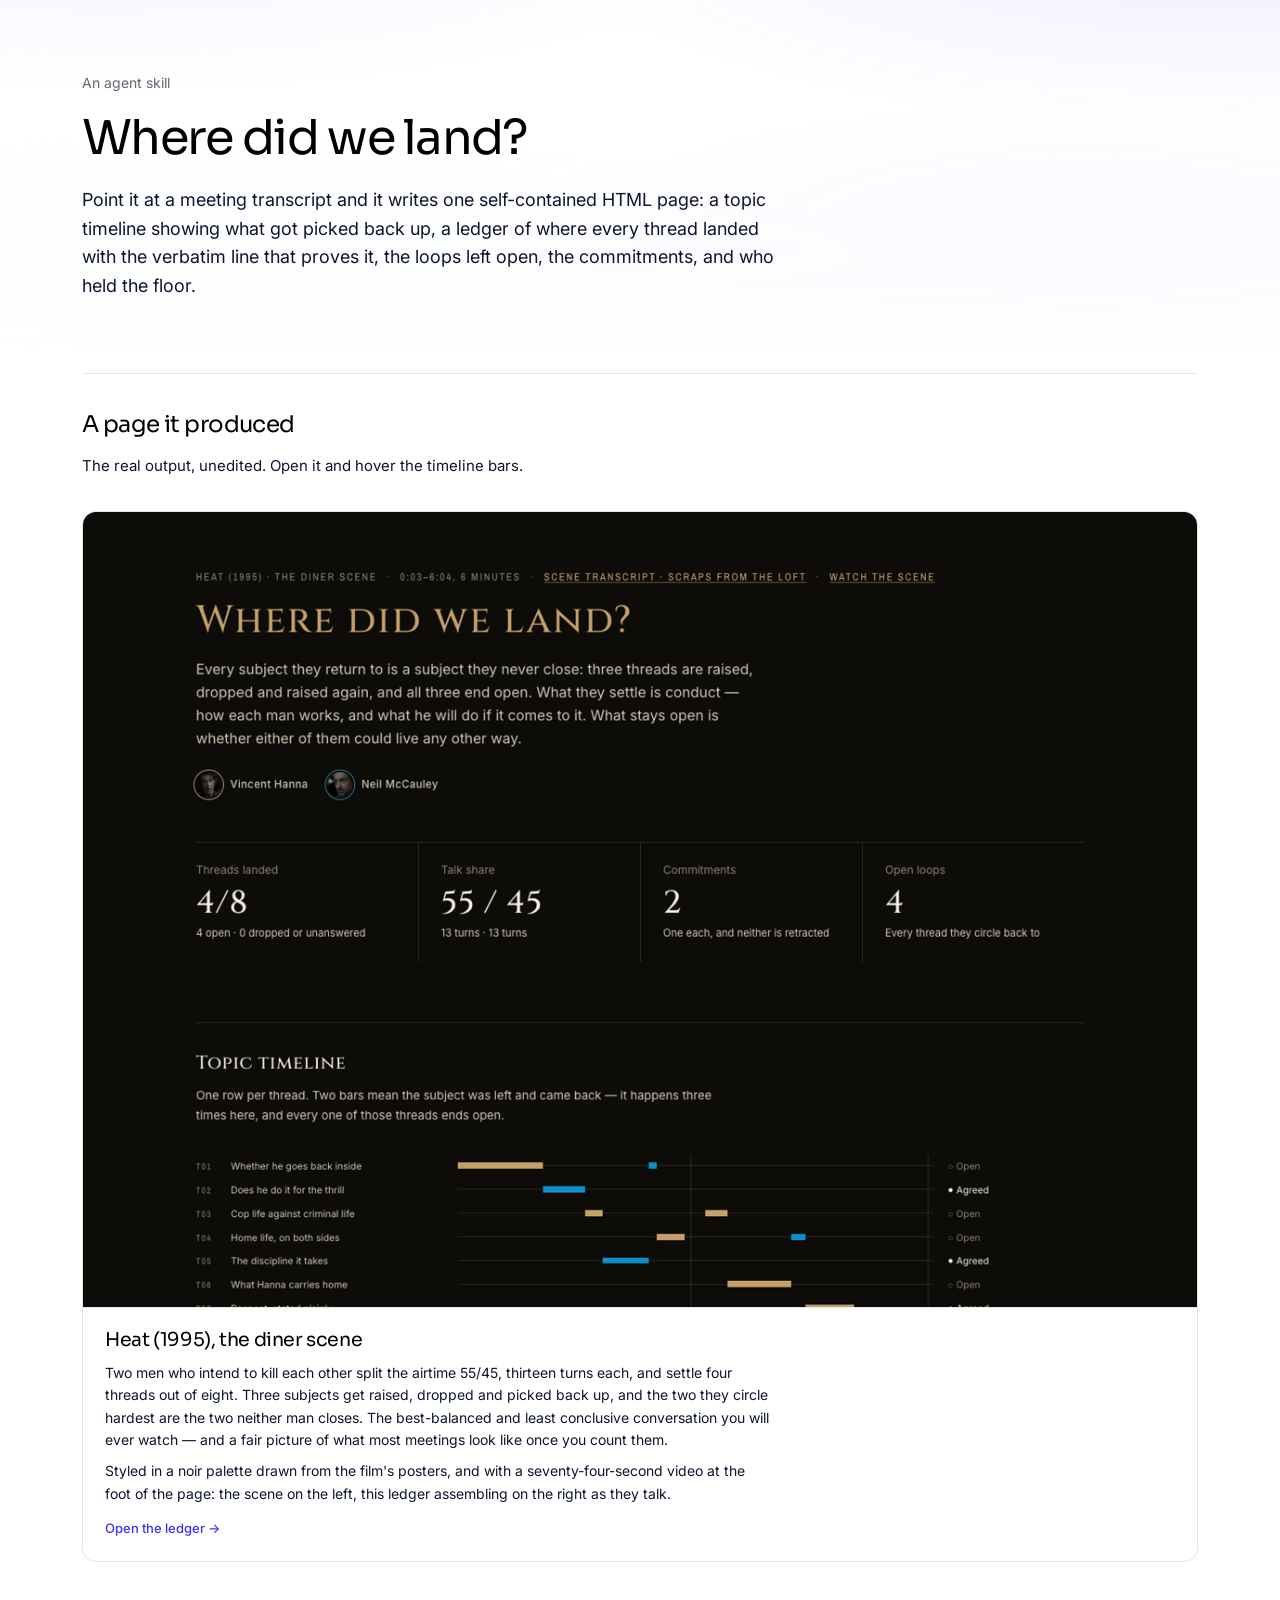
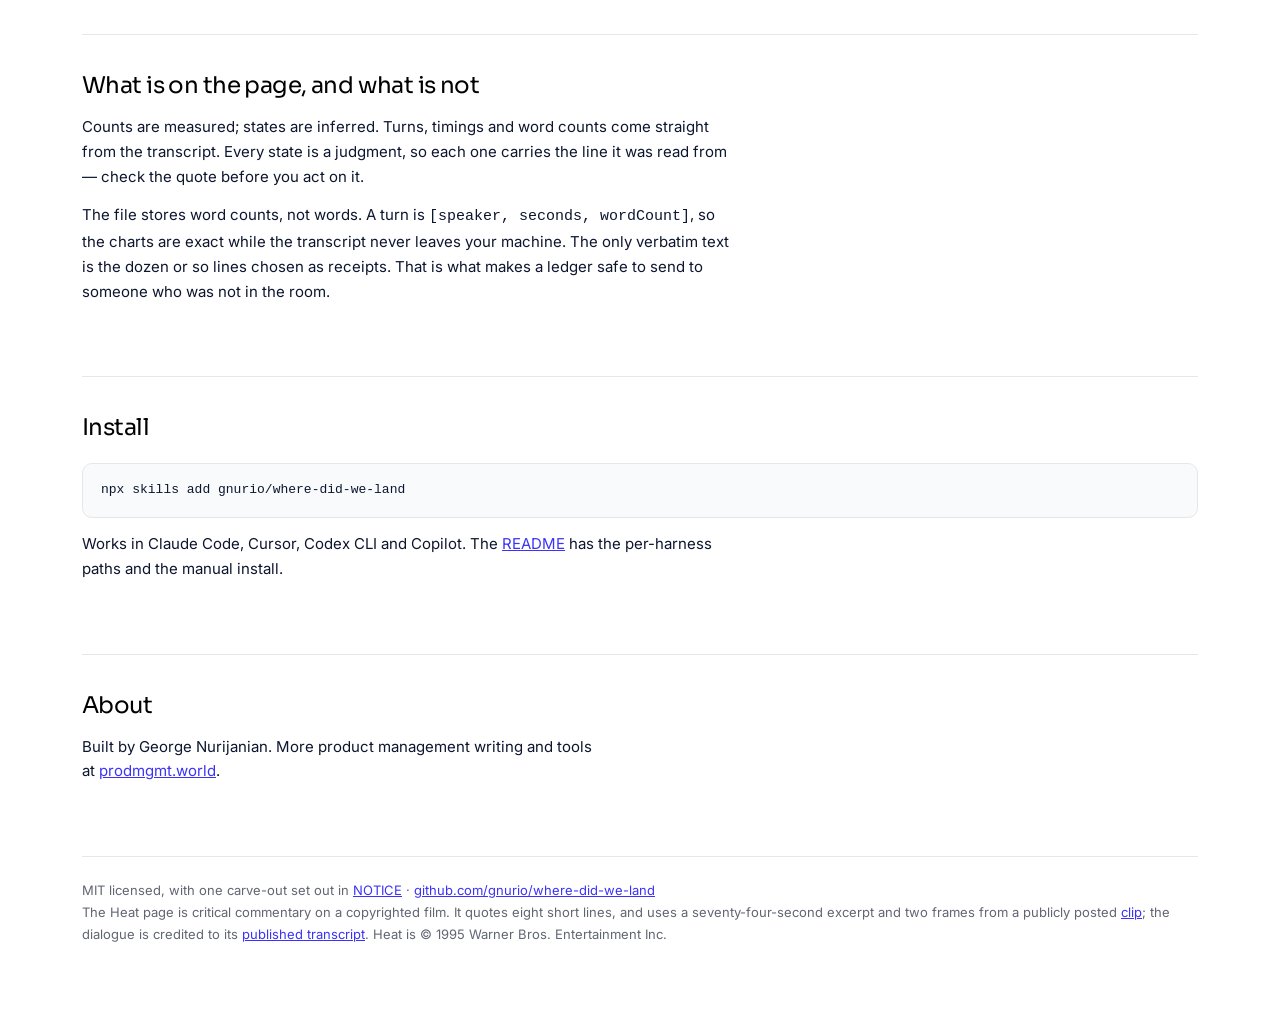
<file: docs/index.html>
<!doctype html>
<html lang="en">
<meta charset="utf-8">
<meta name="viewport" content="width=device-width,initial-scale=1">
<title>Where did we land? — examples</title>
<meta name="description" content="Two example pages generated by the where-did-we-land agent skill,
which turns a meeting transcript into a single self-contained HTML ledger.">

<style>
@import url('https://fonts.googleapis.com/css2?family=Sora:wght@300;400;500&family=Inter:wght@400;500;600&display=swap');

:root{
  --bg:#FFFFFF; --tint:#F8FAFC; --ink:#000000; --ink2:#0D162F;
  --muted:#626673; --muted-mark:#868A97; --line:#E6E7EA;
  --indigo:#6056FF; --indigo-deep:#3B32F9; --teal-text:#0B7A6E;
  --ease:cubic-bezier(.22,1,.36,1);
  --display: Sora,-apple-system,"Helvetica Neue",Arial,sans-serif;
  --text: Inter,-apple-system,"Helvetica Neue",Arial,sans-serif;
}
*{box-sizing:border-box}
html{-webkit-text-size-adjust:100%}
html,body{overflow-x:clip}
body{margin:0;background:var(--bg);color:var(--ink);font:400 16px/1.6 var(--text);
  -webkit-font-smoothing:antialiased;text-rendering:optimizeLegibility}
.wrap{max-width:1180px;margin:0 auto;padding:0 32px}
a{color:var(--indigo-deep)}

.hero{position:relative;padding:72px 0 0}
.hero::before{
  content:"";position:absolute;left:-140px;right:-140px;top:-160px;height:520px;
  pointer-events:none;opacity:.22;z-index:-1;
  -webkit-mask-image:linear-gradient(#000 55%,transparent 100%);
          mask-image:linear-gradient(#000 55%,transparent 100%);
  background:
    radial-gradient(90% 80% at 12% 0%,   rgba(138,105,255,.55) 0%, rgba(138,105,255,0) 62%),
    radial-gradient(85% 75% at 92% 10%,  rgba(109,74,255,.55) 0%,  rgba(109,74,255,0) 62%),
    radial-gradient(85% 85% at 82% 100%, rgba(138,105,255,.5) 0%,  rgba(138,105,255,0) 60%),
    radial-gradient(80% 70% at 22% 100%, rgba(199,207,255,.6) 0%,  rgba(199,207,255,0) 65%);
}
.hero > *{position:relative}
.eyebrow{font:400 14px/1.5 var(--text);color:var(--muted)}
h1{font:400 clamp(34px,5vw,48px)/1.14 var(--display);letter-spacing:-.035em;
  margin:18px 0 0;max-width:16ch;text-wrap:balance}
.lede{font:400 18px/1.6 var(--text);color:var(--ink2);max-width:64ch;margin:20px 0 0;
  text-wrap:pretty}

section{margin-top:72px;padding-top:36px;border-top:1px solid var(--line)}
h2{margin:0;font:400 23px/1.3 var(--display);letter-spacing:-.025em;text-wrap:balance}
.note{font:400 15px/1.65 var(--text);color:var(--ink2);max-width:72ch;margin:14px 0 0;
  text-wrap:pretty}

.cards{display:grid;grid-template-columns:repeat(auto-fit,minmax(min(100%,320px),1fr));
  gap:28px;margin-top:32px}
.card{display:block;min-width:0;text-decoration:none;color:inherit;
  border:1px solid var(--line);border-radius:14px;overflow:hidden;background:var(--bg);
  transition:border-color .18s var(--ease),transform .18s var(--ease)}
.card:hover{border-color:var(--indigo);transform:translateY(-2px)}
.card img{display:block;width:100%;height:auto;border-bottom:1px solid var(--line);
  background:var(--tint)}
.card .body{padding:20px 22px 24px}
.card h3{margin:0;font:400 19px/1.3 var(--display);letter-spacing:-.02em;color:var(--ink)}
.card p{margin:9px 0 0;max-width:74ch;font:400 14px/1.6 var(--text);color:var(--ink2);
  text-wrap:pretty}
.card .go{display:block;margin-top:14px;font:500 13px/1.4 var(--text);color:var(--indigo-deep)}

pre{margin:20px 0 0;padding:16px 18px;background:var(--tint);border:1px solid var(--line);
  border-radius:10px;overflow-x:auto;font:400 13px/1.6 ui-monospace,SFMono-Regular,Menlo,monospace;
  color:var(--ink2)}

footer{margin-top:72px;padding:22px 0 72px;border-top:1px solid var(--line);
  font:400 13px/1.7 var(--text);color:var(--muted)}
</style>

<div class="wrap">
  <div class="hero">
    <div class="eyebrow">An agent skill</div>
    <h1>Where did we land?</h1>
    <p class="lede">Point it at a meeting transcript and it writes one self-contained HTML page:
    a topic timeline showing what got picked back up, a ledger of where every thread landed with
    the verbatim line that proves it, the loops left open, the commitments, and who held the floor.</p>
  </div>

  <section>
    <h2>A page it produced</h2>
    <p class="note">The real output, unedited. Open it and hover the timeline bars.</p>
    <div class="cards">
      <a class="card" href="./heat.html">
        <img src="./assets/heat.png" alt="The Heat ledger: topic timeline and thread table" loading="lazy">
        <div class="body">
          <h3>Heat (1995), the diner scene</h3>
          <p>Two men who intend to kill each other split the airtime 55/45, thirteen turns each,
          and settle four threads out of eight. Three subjects get raised, dropped and picked back
          up, and the two they circle hardest are the two neither man closes. The best-balanced and
          least conclusive conversation you will ever watch — and a fair picture of what most
          meetings look like once you count them.</p>
          <p>Styled in a noir palette drawn from the film's posters, and with a
          seventy-four-second video at the foot of the page: the scene on the left, this ledger
          assembling on the right as they talk.</p>
          <span class="go">Open the ledger →</span>
        </div>
      </a>
    </div>
  </section>

  <section>
    <h2>What is on the page, and what is not</h2>
    <p class="note">Counts are measured; states are inferred. Turns, timings and word counts come
    straight from the transcript. Every state is a judgment, so each one carries the line it was
    read from — check the quote before you act on it.</p>
    <p class="note">The file stores word counts, not words. A turn is
    <code>[speaker, seconds, wordCount]</code>, so the charts are exact while the transcript never
    leaves your machine. The only verbatim text is the dozen or so lines chosen as receipts. That is
    what makes a ledger safe to send to someone who was not in the room.</p>
  </section>

  <section>
    <h2>Install</h2>
    <pre>npx skills add gnurio/where-did-we-land</pre>
    <p class="note">Works in Claude Code, Cursor, Codex CLI and Copilot. The
    <a href="https://github.com/gnurio/where-did-we-land">README</a> has the per-harness paths and
    the manual install.</p>
  </section>

  <section>
    <h2>About</h2>
    <p class="note">Built by George Nurijanian. More product management writing and tools at
    <a href="https://prodmgmt.world">prodmgmt.world</a>.</p>
  </section>

  <footer>
    MIT licensed, with one carve-out set out in
    <a href="https://github.com/gnurio/where-did-we-land/blob/main/NOTICE">NOTICE</a> ·
    <a href="https://github.com/gnurio/where-did-we-land">github.com/gnurio/where-did-we-land</a><br>
    The Heat page is critical commentary on a copyrighted film. It quotes eight short lines, and uses
    a seventy-four-second excerpt and two frames from a publicly posted
    <a href="https://www.youtube.com/watch?v=LUy2Wx_r0_w">clip</a>; the dialogue is credited to its
    <a href="https://scrapsfromtheloft.com/movies/heat-restaurant-scene-de-niro-al-pacino-transcript/">published
    transcript</a>. Heat is © 1995 Warner Bros. Entertainment Inc.
  </footer>
</div>
</html>
</file>
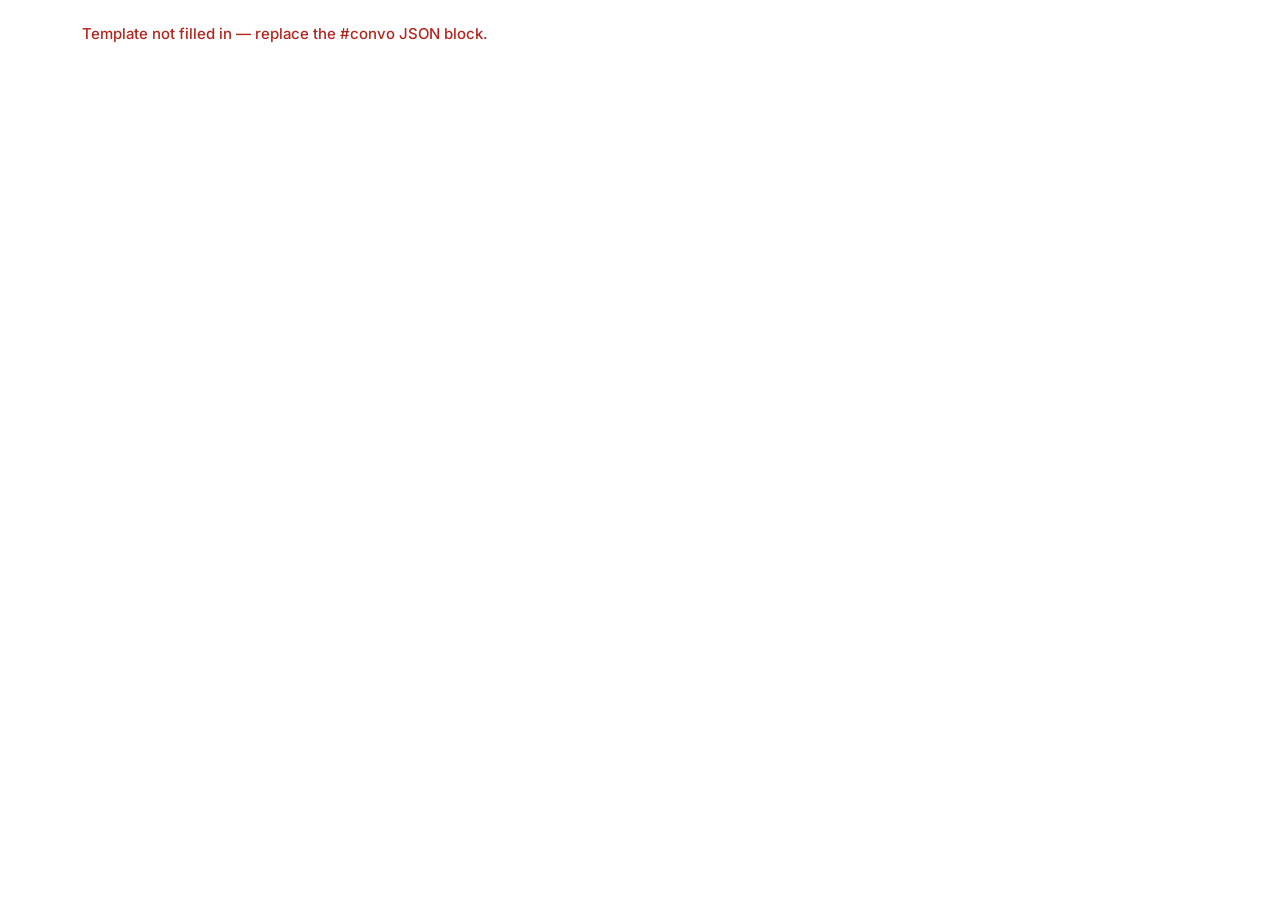
<file: skills/where-did-we-land/template.html>
<!doctype html>
<meta charset="utf-8">
<meta name="viewport" content="width=device-width,initial-scale=1">
<title>Where did we land?</title>

<script type="application/json" id="convo">
{ "REPLACE_THIS": "Paste the extracted conversation JSON here. Schema: SKILL.md step 6 of the where-did-we-land skill." }
</script>

<style>
@import url('https://fonts.googleapis.com/css2?family=Sora:wght@300;400;500&family=Inter:wght@400;500;600&display=swap');

:root{
  --bg:#FFFFFF;
  --tint:#F8FAFC;
  --panel:#F3F3F4;
  --ink:#000000;
  --ink2:#0D162F;
  /* #868A97 from the design file measures 3.44:1 on white — below the 4.5:1 body floor.
     Text uses the darker step; the original stays for non-text marks. */
  --muted:#626673;
  --muted-mark:#868A97;
  --line:#E6E7EA;
  --indigo:#6056FF;
  --indigo-deep:#3B32F9;
  --teal:#0E9384;        /* fills */
  --teal-text:#0B7A6E;   /* 5.22:1 on white */
  --ink-dark:#1A192B;
  --ease:cubic-bezier(.22,1,.36,1);

  --display: Sora, "Sora", -apple-system, "Helvetica Neue", Arial, sans-serif;
  --text: Inter, "Inter", -apple-system, "Helvetica Neue", Arial, sans-serif;
}

*{box-sizing:border-box}
html{-webkit-text-size-adjust:100%}
/* the hero wash bleeds past the viewport by design; clip it rather than scroll */
html,body{overflow-x:clip}
body{
  margin:0; background:var(--bg); color:var(--ink);
  font:400 16px/1.6 var(--text);
  -webkit-font-smoothing:antialiased; text-rendering:optimizeLegibility;
}
.wrap{max-width:1180px;margin:0 auto;padding:0 32px}

/* ── hero ───────────────────────────────────────────── */
.hero{position:relative;padding:72px 0 0}
.hero::before{
  content:"";position:absolute;left:-140px;right:-140px;top:-160px;height:520px;
  pointer-events:none;opacity:.22;z-index:-1;
  -webkit-mask-image:linear-gradient(#000 55%,transparent 100%);
          mask-image:linear-gradient(#000 55%,transparent 100%);
  background:
    radial-gradient(90% 80% at 12% 0%,   rgba(138,105,255,.55) 0%, rgba(138,105,255,0) 62%),
    radial-gradient(85% 75% at 92% 10%,  rgba(109,74,255,.55) 0%,  rgba(109,74,255,0) 62%),
    radial-gradient(85% 85% at 82% 100%, rgba(138,105,255,.5) 0%,  rgba(138,105,255,0) 60%),
    radial-gradient(80% 70% at 22% 100%, rgba(199,207,255,.6) 0%,  rgba(199,207,255,0) 65%);
}
.hero > *{position:relative}
.eyebrow{
  font:400 14px/1.5 var(--text);color:var(--muted);
  display:flex;gap:12px;flex-wrap:wrap;align-items:baseline
}
.eyebrow span::after{content:"·";margin-left:12px;color:var(--muted-mark)}
.eyebrow a{color:var(--muted);text-decoration:underline;text-underline-offset:2px;
  text-decoration-color:var(--line)}
.eyebrow a:hover{color:var(--ink2);text-decoration-color:currentColor}
.eyebrow span:last-child::after{content:""}
h1{
  font:400 clamp(34px,5vw,48px)/1.14 var(--display);
  letter-spacing:-.035em;color:var(--ink);margin:18px 0 0;max-width:16ch;text-wrap:balance
}
.lede-hero{font:400 18px/1.6 var(--text);color:var(--ink2);max-width:62ch;margin:20px 0 0;
  text-wrap:pretty}
.key{display:flex;gap:24px;flex-wrap:wrap;margin:28px 0 0;
  font:500 13px/1.4 var(--text);letter-spacing:.04em;color:var(--ink2)}
.key i{display:inline-block;width:22px;height:6px;border-radius:9999px;margin-right:9px;vertical-align:1px}
/* optional participant avatar; the ring carries the speaker colour the bar would have */
.av{width:32px;height:32px;border-radius:50%;object-fit:cover;margin-right:11px;
  vertical-align:middle;background:var(--panel)}

/* ── stat band (rules, not cards) ───────────────────── */
.stats{display:grid;grid-template-columns:repeat(auto-fit,minmax(200px,1fr));
  margin:56px 0 0;border-top:1px solid var(--line);background:var(--bg)}
.stat{padding:24px 28px 26px;border-left:1px solid var(--line);min-width:0}
.stat:first-child{border-left:none;padding-left:0}
.stat .k{font:400 14px/1.4 var(--text);color:var(--muted)}
.stat .v{font:400 40px/1.1 var(--display);letter-spacing:-.035em;color:var(--ink);
  margin:10px 0 6px;font-variant-numeric:tabular-nums}
.stat .n{font:400 13px/1.5 var(--text);color:var(--ink2);text-wrap:pretty}

/* ── sections ───────────────────────────────────────── */
section{margin-top:76px;padding-top:36px;border-top:1px solid var(--line)}
h2{margin:0;font:400 23px/1.3 var(--display);letter-spacing:-.025em;color:var(--ink);
  text-wrap:balance;max-width:34ch}
.lede{font:400 15px/1.65 var(--text);color:var(--ink2);max-width:72ch;margin:14px 0 0;
  text-wrap:pretty}

.plot{margin-top:28px;overflow-x:auto}
svg{display:block;width:100%;height:auto;min-width:820px}
.rowlab{font:400 12px var(--text);fill:var(--ink2)}
.rowid{font:400 11px var(--text);fill:var(--muted);letter-spacing:.06em}
.tick{font:400 11px var(--text);fill:var(--muted)}
.grid{stroke:var(--line);stroke-width:1}
.rule{stroke:var(--line);stroke-width:1}
.axis{stroke:var(--line);stroke-width:1}
.seg{shape-rendering:crispEdges;transition:opacity .15s var(--ease)}
svg:hover .seg{opacity:.45}
svg .seg:hover{opacity:1}
.tag{font:400 12px var(--text)}
.f-ok{fill:var(--teal-text)} .f-warn{fill:var(--muted)} .f-bad{fill:var(--ink)}

/* ── tables (hairlines only) ────────────────────────── */
.tbl{margin-top:24px;overflow-x:auto}
table{width:100%;border-collapse:collapse;min-width:720px}
th{
  text-align:left;font:500 11px/1.4 var(--text);letter-spacing:.16em;text-transform:uppercase;
  color:var(--muted);padding:0 24px 12px 0;border-bottom:1px solid var(--line);white-space:nowrap
}
th:last-child{padding-right:0}
td{padding:18px 24px 18px 0;border-bottom:1px solid var(--line);vertical-align:top;
  font:400 14px/1.55 var(--text);color:var(--ink2);text-wrap:pretty}
td:last-child{padding-right:0}
tr:last-child td{border-bottom:none}
tbody tr{transition:background-color .15s var(--ease)}
tbody tr:hover{background:var(--tint)}
.tnum{font-variant-numeric:tabular-nums;color:var(--muted);white-space:nowrap;font-size:13px}
.rid{color:var(--muted);white-space:nowrap;font-size:12px}
.hd{color:var(--ink);font-weight:500}
q{quotes:'“' '”';display:block;color:var(--ink2)}
.attr{display:block;margin-top:6px;font:400 13px/1.4 var(--text);color:var(--muted)}
.tg{white-space:nowrap;font:400 13px/1.4 var(--text)}
.tg .dot{margin-right:8px}
.tg.ok{color:var(--teal-text)} .tg.warn{color:var(--muted)} .tg.bad{color:var(--ink)}

/* ── airtime ────────────────────────────────────────── */
.share{display:flex;height:8px;border-radius:9999px;overflow:hidden;margin:14px 0 0;gap:2px}
.share div{height:100%}
.sharekey{display:flex;gap:32px;flex-wrap:wrap;
  font:400 13px/1.4 var(--text);color:var(--ink2);margin:32px 0 0}
.plotcap{font:400 12px/1.4 var(--text);color:var(--muted);margin:24px 0 0}
.nowrap{white-space:nowrap}
.sharekey b{font-weight:500;color:var(--ink)}
.sharekey .av{width:24px;height:24px;margin-right:9px}

/* ── trust ──────────────────────────────────────────── */
.trust{margin-top:22px;max-width:74ch}
.trust .hdl{font-weight:600;color:var(--ink)}
.trust p{margin:0;font:400 15px/1.65 var(--text);color:var(--ink2);text-wrap:pretty}
.trust ul{margin:22px 0 0;padding:0;list-style:none}
.trust li{padding:16px 0 16px 24px;border-top:1px solid var(--line);position:relative;
  font:400 14px/1.6 var(--text);color:var(--ink2);text-wrap:pretty}
.trust li::before{content:"";position:absolute;left:0;top:25px;width:11px;height:1px;
  background:var(--muted-mark)}
.trust li b{color:var(--ink);font-weight:500}

footer{margin-top:76px;padding:22px 0 64px;border-top:1px solid var(--line);
  display:flex;justify-content:space-between;gap:20px;flex-wrap:wrap;
  font:400 13px/1.4 var(--text);color:var(--muted)}
.err{color:#B3261E;padding:24px 0;font:500 15px var(--text)}

/* horizontally scrollable regions are keyboard-reachable */
.plot:focus-visible,.tbl:focus-visible{outline:2px solid var(--indigo);outline-offset:3px}

@media (prefers-reduced-motion: reduce){
  *,*::before,*::after{transition-duration:.01ms !important;animation-duration:.01ms !important}
  svg:hover .seg{opacity:1}
}
</style>

<div class="wrap" id="root"></div>

<script>
(function(){
  var root = document.getElementById('root');
  var SVGNS = 'http://www.w3.org/2000/svg';

  /* Every value from the JSON reaches the page as a text node or an attribute,
     never as parsed markup — a transcript cannot inject HTML. */
  function el(tag, cls, txt, parent){
    var e = document.createElement(tag);
    if (cls) e.className = cls;
    if (txt !== undefined && txt !== null) e.textContent = String(txt);
    if (parent) parent.appendChild(e);
    return e;
  }
  function sv(tag, attrs, parent){
    var e = document.createElementNS(SVGNS, tag);
    for (var k in attrs) e.setAttribute(k, attrs[k]);
    if (parent) parent.appendChild(e);
    return e;
  }
  function fail(msg){ el('div','err', msg, root); }

  var D;
  try { D = JSON.parse(document.getElementById('convo').textContent); }
  catch(e){ return fail('Bad JSON in the #convo block: ' + e.message); }
  if (!D || D.REPLACE_THIS) return fail('Template not filled in — replace the #convo JSON block.');

  /* state → [label, tone, glyph] */
  var STATE = {
    decided:['Decided','ok','●'], agreed:['Agreed','ok','●'],
    action:['Action owned','ok','●'], closed:['Closed','ok','●'],
    open:['Open','warn','○'], partial:['Half-decided','warn','◐'],
    ambiguous:['No explicit answer','warn','◐'],
    unanswered:['No reply','bad','✕'], dropped:['Dropped','bad','✕']
  };
  var st_of = function(k){ return STATE[k] || ['Unclassified','warn','○']; };
  var mmss = function(s){ return Math.floor(s/60) + ':' + String(s%60).padStart(2,'0'); };
  var pad2 = function(n){ return String(n).padStart(2,'0'); };
  // turn[2] is the spoken text (counted here) or a pre-counted number.
  var wc = function(v){
    return typeof v === 'number' ? v : String(v).trim().split(/\s+/).filter(Boolean).length;
  };
  // Speakers: indigo, then deep ink — the design system's flow-diagram treatment.
  var RAMP = ['var(--indigo)','var(--ink-dark)','var(--teal)','var(--muted)',
              'var(--indigo-deep)','#5B6170','#9C99B8','#C7CFFF'];
  var scol = function(i){ return RAMP[i % RAMP.length]; };
  /* Optional participants[].avatar. data:image or http(s) only, so the JSON block cannot
     point the browser at anything else. Omit it and the page renders exactly as before. */
  function avatar(p, parent){
    if (!p.avatar || !/^(data:image\/|https?:\/\/)/.test(p.avatar)) return null;
    var a = el('img','av', null, parent);
    a.src = p.avatar; a.alt = '';
    return a;
  }

  var P = D.participants, T0 = D.meta.start, T1 = D.meta.end, SPAN = T1 - T0;

  /* ---------- derived stats ---------- */
  var stat = P.map(function(p){ return {name:p.name, turns:0, words:0}; });
  D.turns.forEach(function(t){
    if (t[0] < 0 || t[0] >= P.length) return;
    stat[t[0]].turns += 1; stat[t[0]].words += wc(t[2]);
  });
  var totW = stat.reduce(function(a,s){ return a + s.words; }, 0) || 1;
  stat.forEach(function(s){ s.pct = Math.round(100*s.words/totW); });

  var subst = D.topics.filter(function(t){ return t.substantive; });
  var tone  = function(t){ return st_of(t.state)[1]; };
  var nOk   = subst.filter(function(t){ return tone(t)==='ok';   }).length;
  var nWarn = subst.filter(function(t){ return tone(t)==='warn'; }).length;
  var nBad  = subst.filter(function(t){ return tone(t)==='bad';  }).length;

  /* ---------- geometry ---------- */
  var W=1120, LBL=330, PADR=190, PLOT=W-LBL-PADR, ROW=30, BAR=8;
  var X = function(t){ return LBL + (t-T0)/SPAN*PLOT; };
  var STEP = SPAN > 2400 ? 300 : 180;
  var firstTick = Math.ceil(T0/STEP)*STEP;

  function section(title, lede){
    var s = el('section', null, null, root);
    el('h2', null, title, s);
    if (lede) el('p','lede', lede, s);
    return s;
  }
  function scroller(cls, parent, label){
    var d = el('div', cls, null, parent);
    d.tabIndex = 0; d.setAttribute('role','region'); d.setAttribute('aria-label', label);
    return d;
  }
  // cells: string | {cls,text} | {q,attr} | {tag:{label,tone,glyph,state}}
  function table(parent, label, cols, rows){
    var box = scroller('tbl', parent, label);
    var t = el('table', null, null, box);
    var hr = el('tr', null, null, el('thead', null, null, t));
    cols.forEach(function(c){ el('th', null, c, hr); });
    var tb = el('tbody', null, null, t);
    rows.forEach(function(cells){
      var tr = el('tr', null, null, tb);
      cells.forEach(function(c){
        if (c === null || typeof c !== 'object'){ el('td', null, c === null ? '' : c, tr); return; }
        var td = el('td', c.cls || null, null, tr);
        if (c.q !== undefined){
          el('q', null, c.q, td);
          if (c.attr) el('span','attr', c.attr, td);
        } else if (c.tag){
          /* tone drives the colour; the state name rides along so a skin can
             single out one state — a lone `decided` reads differently to three
             `agreed` — without the default page changing at all */
          var sp = el('span', 'tg ' + c.tag.tone + ' s-' + c.tag.state, null, td);
          el('span','dot', c.tag.glyph, sp);
          sp.appendChild(document.createTextNode(c.tag.label));
        } else {
          td.textContent = c.text === undefined ? '' : String(c.text);
        }
      });
    });
  }

  /* ---------- hero ---------- */
  var hero = el('div','hero', null, root);
  var eb = el('div','eyebrow', null, hero);
  var kind = D.meta.kind || 'Conversation record';
  el('span', null, kind, eb);
  el('span', null, mmss(T0) + '–' + mmss(T1) + ', ' + Math.round(SPAN/60) + ' minutes', eb);
  /* meta.sourceUrl / meta.clipUrl are optional: when the transcript or the
     recording came from a public page, cite it rather than describe it. */
  function cite(text, url){
    var sp = el('span', null, null, eb);
    if (url && /^https?:\/\//.test(url)){
      var a = el('a', null, text || url, sp);
      a.href = url; a.rel = 'noopener noreferrer'; a.target = '_blank';
    } else {
      sp.textContent = text || '';
    }
  }
  cite(D.meta.source, D.meta.sourceUrl);
  if (D.meta.clipUrl) cite(D.meta.clipLabel || 'Watch the clip', D.meta.clipUrl);

  /* Browser tab title: names | date | topic. Independent of the on-page heading
     below, which always reads meta.title/meta.headline unchanged. meta.date is
     a plain "YYYY-MM-DD" string parsed by splitting, never via `new Date(...)`
     — that path reads a date-only ISO string as UTC midnight and renders the
     previous day in any timezone behind UTC. */
  var MONTHS = ['Jan','Feb','Mar','Apr','May','Jun','Jul','Aug','Sep','Oct','Nov','Dec'];
  var firstNames = P.map(function(p){ return p.name.split(' ')[0]; });
  var titleParts = [];
  if (firstNames.length){
    titleParts.push(firstNames.length <= 3 ? firstNames.join(' & ')
      : firstNames[0] + ' + ' + (firstNames.length - 1) + ' others');
  }
  if (D.meta.date){
    var dp = D.meta.date.split('-');
    titleParts.push(MONTHS[parseInt(dp[1], 10) - 1] + ' ' + parseInt(dp[2], 10));
  }
  titleParts.push(kind);
  document.title = titleParts.join(' | ');

  el('h1', null, D.meta.title, hero);
  el('p','lede-hero', D.meta.headline, hero);
  var key = el('div','key', null, hero);
  P.forEach(function(p,i){
    var k = el('span', null, null, key);
    var av = avatar(p, k);
    if (av) av.style.boxShadow = '0 0 0 2px var(--bg), 0 0 0 3px ' + scol(i);
    else el('i', null, null, k).style.background = scol(i);
    k.appendChild(document.createTextNode(p.name));
  });

  var stats = el('div','stats', null, root);
  function stile(k, v, n){
    var d = el('div','stat', null, stats);
    el('div','k', k, d); el('div','v', v, d); el('div','n', n, d);
  }
  stile('Threads landed', nOk + '/' + subst.length,
        nWarn + ' open · ' + nBad + ' dropped or unanswered');
  stile('Talk share', stat.map(function(s){ return s.pct; }).join(' / '),
        stat.map(function(s){ return s.turns + ' turns'; }).join(' · '));
  stile('Commitments', String(D.commitments.length), D.commitmentsNote || '');
  stile('Open loops', String(D.openLoops.length), D.openLoopsNote || '');

  /* ---------- 01 timeline ---------- */
  var s1sec = section('Topic timeline', D.notes.timeline);
  var plot = scroller('plot', s1sec, 'Topic occupancy over time');
  var H = ROW*D.topics.length + 44;
  var s1 = sv('svg', {viewBox:'0 0 '+W+' '+H, role:'img',
                      'aria-label':'Topic occupancy over time'}, plot);
  for (var t = firstTick; t < T1; t += STEP){
    sv('line', {'class':'grid', x1:X(t).toFixed(1), x2:X(t).toFixed(1),
                y1:8, y2:18+ROW*D.topics.length}, s1);
    sv('text', {'class':'tick', x:X(t).toFixed(1), y:34+ROW*D.topics.length,
                'text-anchor':'middle'}, s1).textContent = mmss(t);
  }
  D.topics.forEach(function(tp, i){
    var y = 18 + i*ROW, cy = y + BAR/2;
    sv('text', {'class':'rowid', x:0, y:y+BAR+1}, s1).textContent = 'T'+pad2(i+1);
    sv('text', {'class':'rowlab', x:44, y:y+BAR+1}, s1).textContent =
      tp.label.length > 40 ? tp.label.slice(0,39) + '…' : tp.label;
    sv('line', {'class':'rule', x1:LBL, x2:LBL+PLOT, y1:cy, y2:cy}, s1);
    tp.segs.forEach(function(s){
      var w = Math.max(3, X(s[1]) - X(s[0]));
      var r = sv('rect', {'class':'seg', fill:scol(s[2]), x:X(s[0]).toFixed(1), y:y,
                          width:w.toFixed(1), height:BAR}, s1);
      sv('title', {}, r).textContent =
        tp.label + ' — ' + mmss(s[0]) + '–' + mmss(s[1]) + ', ' + P[s[2]].name;
    });
    var stt = st_of(tp.state);
    var g = sv('text', {'class':'tag f-'+stt[1]+' f-s-'+tp.state, x:LBL+PLOT+18, y:y+BAR+1}, s1);
    g.textContent = stt[2] + '  ' + stt[0];
  });
  sv('line', {'class':'axis', x1:LBL, x2:LBL+PLOT,
              y1:14+ROW*D.topics.length, y2:14+ROW*D.topics.length}, s1);

  /* ---------- 02 ledger ---------- */
  var s2 = section('Ledger — every thread, with its receipt', D.notes.ledger);
  table(s2, 'Thread ledger', ['','Raised','Thread','State','Evidence'], D.topics.map(function(tp,i){
    var stt = st_of(tp.state);
    return [
      {cls:'rid',  text:'T'+pad2(i+1)},
      {cls:'tnum', text:mmss(tp.segs[0][0])},
      {cls:'hd',   text:tp.label},
      {tag:{label:stt[0], tone:stt[1], glyph:stt[2], state:tp.state}},
      {q:tp.quote, attr:tp.who + ', ' + tp.ts}
    ];
  }));

  /* ---------- 03 open loops ---------- */
  var s3 = section('Open loops — raised, never closed', D.notes.openLoops);
  table(s3, 'Open loops', ['At','The question','What happened instead'], D.openLoops.map(function(o){
    return [{cls:'tnum', text:o.at}, {cls:'hd', text:o.question}, o.instead];
  }));

  /* ---------- 04 commitments ---------- */
  var s4 = section('Commitments', D.notes.commitments);
  table(s4, 'Commitments', ['Owner','Commitment','At','Firmness'], D.commitments.map(function(c){
    return [{cls:'hd', text:c.owner}, c.what, {cls:'tnum', text:c.at}, c.firmness];
  }));

  /* ---------- 05 stances ---------- */
  var s5 = section('Stances — who agreed with whom', D.notes.stances);
  table(s5, 'Stances', ['At','Direction','What','How it was taken'], D.stances.map(function(s){
    return [{cls:'tnum', text:s.at}, {cls:'hd nowrap', text:s.from + ' → ' + s.to}, s.what, s.note];
  }));

  /* ---------- 06 airtime ---------- */
  var s6sec = section('Airtime', D.notes.airtime);
  var sk = el('div','sharekey', null, s6sec);
  stat.forEach(function(s,i){
    var w = el('span', null, null, sk);
    avatar(P[i], w);
    el('b', null, s.name, w);
    w.appendChild(document.createTextNode(' — ' + s.pct + '%, ' +
      s.words.toLocaleString() + ' words, ' + s.turns + ' turns'));
  });
  var share = el('div','share', null, s6sec);
  stat.forEach(function(s,i){
    var d = el('div', null, null, share);
    d.style.background = scol(i); d.style.flex = String(s.words);
  });
  el('p','plotcap','Words per speaking turn', s6sec);
  var plot6 = scroller('plot', s6sec, 'Words per speaking turn over time');
  var TH = 128, maxw = Math.max.apply(null, D.turns.map(function(t){ return wc(t[2]); })) || 1;
  var X2 = function(t){ return (t-T0)/SPAN*W; };   // full-width; own axis, not the timeline's
  var s6 = sv('svg', {viewBox:'0 0 '+W+' '+TH, role:'img',
                      'aria-label':'Words per speaking turn over time'}, plot6);
  for (var t6 = firstTick; t6 < T1; t6 += STEP){
    sv('line', {'class':'grid', x1:X2(t6).toFixed(1), x2:X2(t6).toFixed(1), y1:4, y2:TH-26}, s6);
    sv('text', {'class':'tick', x:X2(t6).toFixed(1), y:TH-6, 'text-anchor':'middle'}, s6)
      .textContent = mmss(t6);
  }
  D.turns.forEach(function(t7){
    if (t7[0] < 0 || t7[0] >= P.length) return;
    var n = wc(t7[2]), h = Math.max(1.5, n/maxw*(TH-44));
    var r = sv('rect', {'class':'seg', fill:scol(t7[0]), x:(X2(t7[1])-2).toFixed(1),
                        y:(TH-26-h).toFixed(1), width:4, height:h.toFixed(1)}, s6);
    sv('title', {}, r).textContent = P[t7[0]].name + ' at ' + mmss(t7[1]) + ' — ' + n + ' words';
  });
  sv('line', {'class':'axis', x1:0, x2:W, y1:TH-26, y2:TH-26}, s6);

  /* ---------- 07 trust ---------- */
  var s7 = section('How much of this to trust');
  var tr = el('div','trust', null, s7);
  var p = el('p', null, null, tr);
  el('span','hdl','Counts are measured; states are inferred. ', p);
  p.appendChild(document.createTextNode(
    'Turns, timings and word counts come straight from the transcript. Every value in the state ' +
    'column is a judgment made by reading the quote beside it — check the quote before acting on it.'));
  var ul = el('ul', null, null, tr);
  D.caveats.forEach(function(c){ el('li', null, c, ul); });

  var f = el('footer', null, null, root);
  el('span', null, D.meta.title, f);
  el('span', null, D.turns.length + ' turns · ' + totW.toLocaleString() +
                   ' words · ' + D.topics.length + ' threads', f);
})();
</script>
</file>
